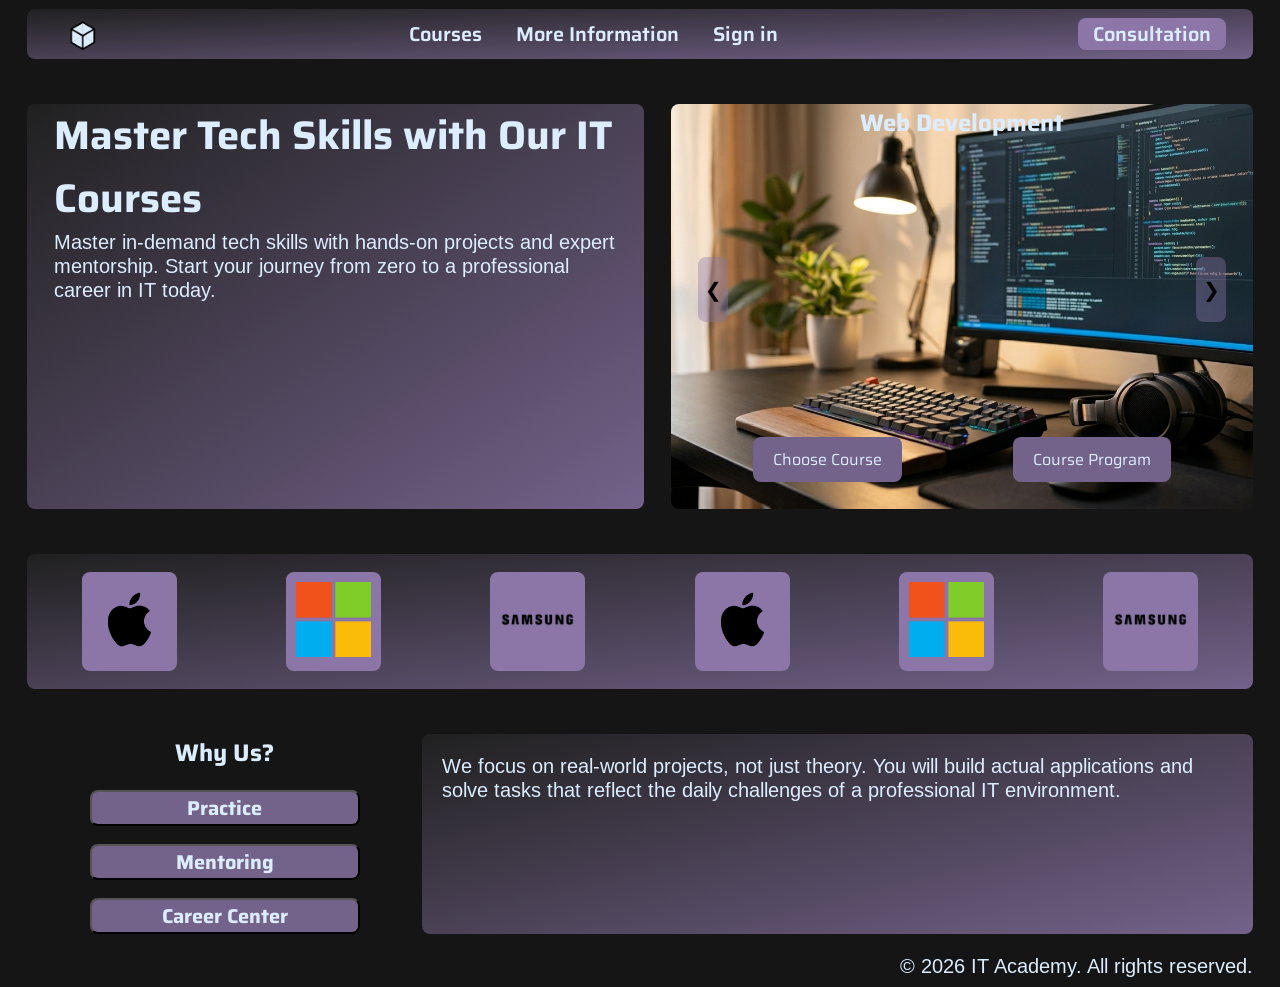
<file: index.html>
<!DOCTYPE html>
<html lang="en">
<head>
    <meta name="description" content="Master in-demand tech skills with hands-on projects and expert mentorship. Start your career in IT with our Web Development courses.">
    <meta name="keywords" content="Web Development, IT Courses, Tech Skills, Hands-on Projects, Expert Mentorship, Career in IT">
    <meta charset="UTF-8">
    <meta name="viewport" content="width=device-width, initial-scale=1.0">
    <link href="https://fonts.googleapis.com/css2?family=Arimo:ital,wght@0,400..700;1,400..700&family=Saira:ital,wght@0,100..900;1,100..900&display=swap" rel="stylesheet">
    <link rel="stylesheet" href="styles/main.css">
    <link rel="stylesheet" href="styles/landing-style.css">
    <title>IT Courses</title>
</head>
<body>
    <header class="nav-header">

        <img class="nav-img" src="photo/logo.png" alt="IT Course Logo" height="50px"; width="auto";>

        <nav class="navigation">
            <a href="container.html">Courses</a> 
            <a href="info.html">More Information</a>
            <a href="">Sign in</a>
        </nav>

        <div class="nav-button">
            <a href="" class="nav-cons">Consultation</a>
        </div>

    </header>

    <section class="sect1">
        <div class="sect1-left">
            <h1>Master Tech Skills with Our IT Courses</h1>
            <p>Master in-demand tech skills with hands-on projects and expert mentorship. Start your journey from zero to a professional career in IT today.</p>
        </div>

        <div class="sect1-right">
            <h2>Web Development</h2>

            <div class="arrows">
                <button class="left-arr">❮</button>
                <button class="right-arr">❯</button>
            </div>

            <div class="course-btns">
                <button class="left-crs-btn">Choose Course</button>
                <button class="right-crs-btn">Course Program</button>
            </div>
        </div>
    </section>

    <section class="partners">
        <div class="logo">
            <img src="photo/apple-part.png" alt="Apple Partner" class="photo1">
        </div>

        <div class="logo">
            <img src="photo/micros-part.png" alt="Microsoft Partner" class="photo2">
        </div>

        <div class="logo">
            <img src="photo/samsung-logo-png-1300.png" alt="Samsung Partner" class="photo3">
        </div>

        <div class="logo1">
            <img src="photo/apple-part.png" alt="Apple Partner" class="photo1">
        </div>

        <div class="logo1">
            <img src="photo/micros-part.png" alt="Microsoft Partner" class="photo2">
        </div>

        <div class="logo1">
            <img src="photo/samsung-logo-png-1300.png" alt="Samsung Partner" class="photo3">
        </div>
    </section>

    <section class="whyus">
        <div class="why-left">
            <h2>Why Us?</h2>
            <button><h2>Practice</h2></button>
            <button><h2>Mentoring</h2></button>
            <button><h2>Career Center</h2></button>
        </div>

        <div class="why-right">
            <p>We focus on real-world projects, not just theory. You will build actual applications and solve tasks that reflect the daily challenges of a professional IT environment.</p>
        </div>
    </section>

    <footer class="footer-main">
        <p>&copy; 2026 IT Academy. All rights reserved.</p>
    </footer>
</body>
</html>
</file>
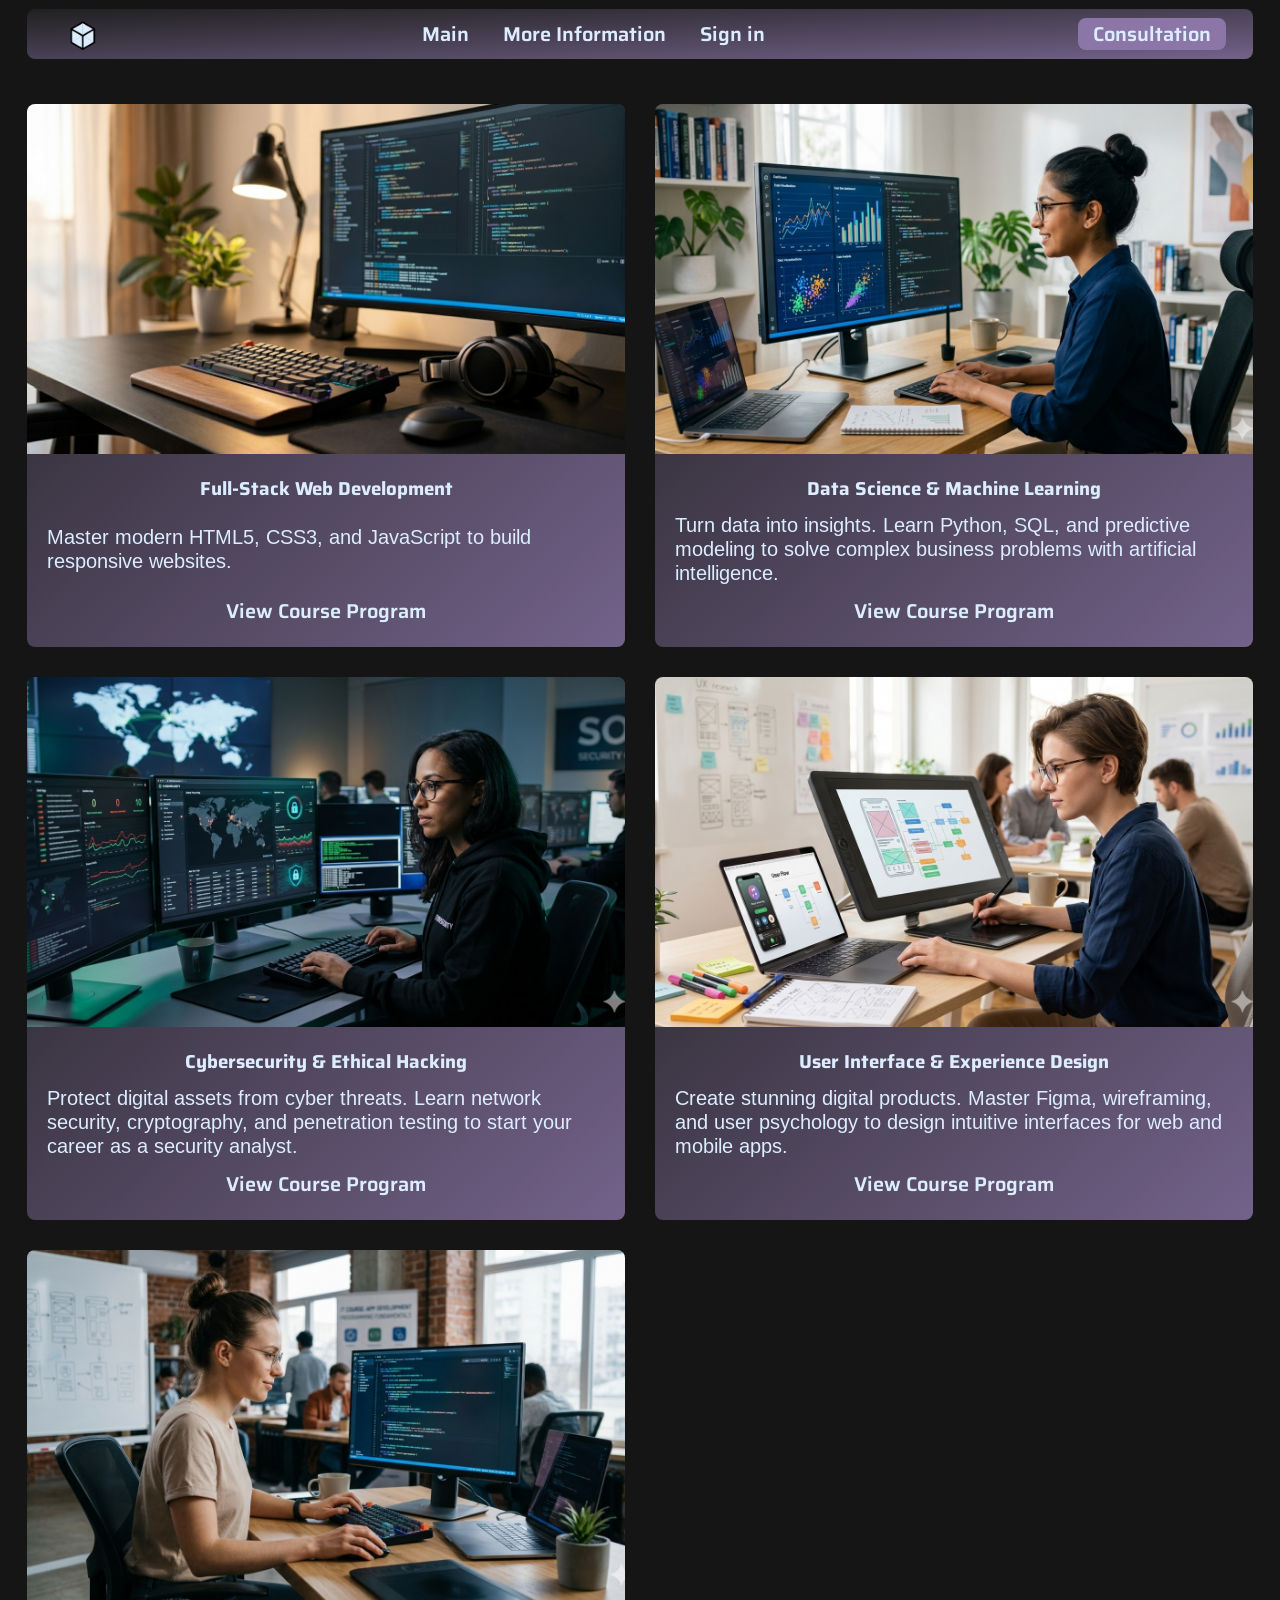
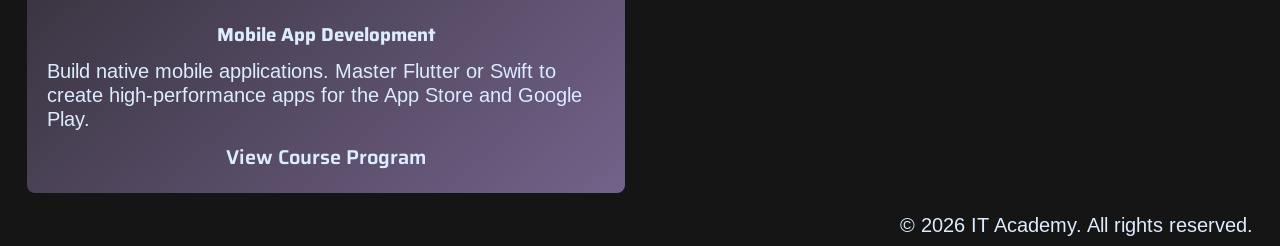
<file: container.html>
<!DOCTYPE html>
<html lang="en">
<head>
    <meta charset="UTF-8">
    <meta name="viewport" content="width=device-width, initial-scale=1.0">
    <link href="https://fonts.googleapis.com/css2?family=Arimo:ital,wght@0,400..700;1,400..700&family=Saira:ital,wght@0,100..900;1,100..900&display=swap" rel="stylesheet">
    <link rel="stylesheet" href="styles/main.css">
    <link rel="stylesheet" href="styles/container.css">
    <title>List of IT Courses</title>
</head>
<body>
    <header class="nav-header">

        <img class="nav-img" src="photo/logo.png" alt="IT Course Logo" height="50px"; width="auto";>

        <nav class="navigation">
            <a href="index.html">Main</a> 
            <a href="info.html">More Information</a>
            <a href="">Sign in</a>
        </nav>

        <div class="nav-button">
            <a href="" class="nav-cons">Consultation</a>
        </div>

    </header>

    <main>
        <section class="cont-grid">

            <article class="course-card">

                <div class="course-image">
                    <img src="photo/web-dev.png" alt="Web Development Course">
                </div>
                <div class="course-content">
                    <h3>Full-Stack Web Development</h3>
                    <p>Master modern HTML5, CSS3, and JavaScript to build responsive websites.</p>
                    <a href="" class="course-btn">View Course Program</a>
                </div>

            </article>

            <article class="course-card">

                <div class="course-image">
                    <img src="photo/data-sci.png" alt="Data Science Course">
                </div>
                <div class="course-content">
                    <h3>Data Science & Machine Learning</h3>
                    <p>Turn data into insights. Learn Python, SQL, and predictive modeling to solve complex business problems with artificial intelligence.</p>
                    <a href="" class="course-btn">View Course Program</a>
                </div>
            </article>

            <article class="course-card">

                <div class="course-image">
                    <img src="photo/cyber-sec.png" alt="Cybersecurity Course">
                </div>
                <div class="course-content">
                    <h3>Cybersecurity & Ethical Hacking</h3>
                    <p>Protect digital assets from cyber threats. Learn network security, cryptography, and penetration testing to start your career as a security analyst.</p>
                    <a href="" class="course-btn">View Course Program</a>
                </div>

            </article>

            <article class="course-card">

                <div class="course-image">
                    <img src="photo/ui-des.png" alt="User Interface & Experience Design Course">
                </div>
                <div class="course-content">
                    <h3>User Interface & Experience Design</h3>
                    <p>Create stunning digital products. Master Figma, wireframing, and user psychology to design intuitive interfaces for web and mobile apps.</p>
                    <a href="" class="course-btn">View Course Program</a>
                </div>

            </article>

            <article class="course-card">

                <div class="course-image">
                    <img src="photo/app-dev.png" alt="Mobile App Development Course">
                </div>
                <div class="course-content">
                    <h3>Mobile App Development</h3>
                    <p>Build native mobile applications. Master Flutter or Swift to create high-performance apps for the App Store and Google Play.</p>
                    <a href="" class="course-btn">View Course Program</a>
                </div>

            </article>

        </section>
    </main>

    <footer class="footer-main">
        <p>&copy; 2026 IT Academy. All rights reserved.</p>
    </footer>
    
</body>
</html>
</file>
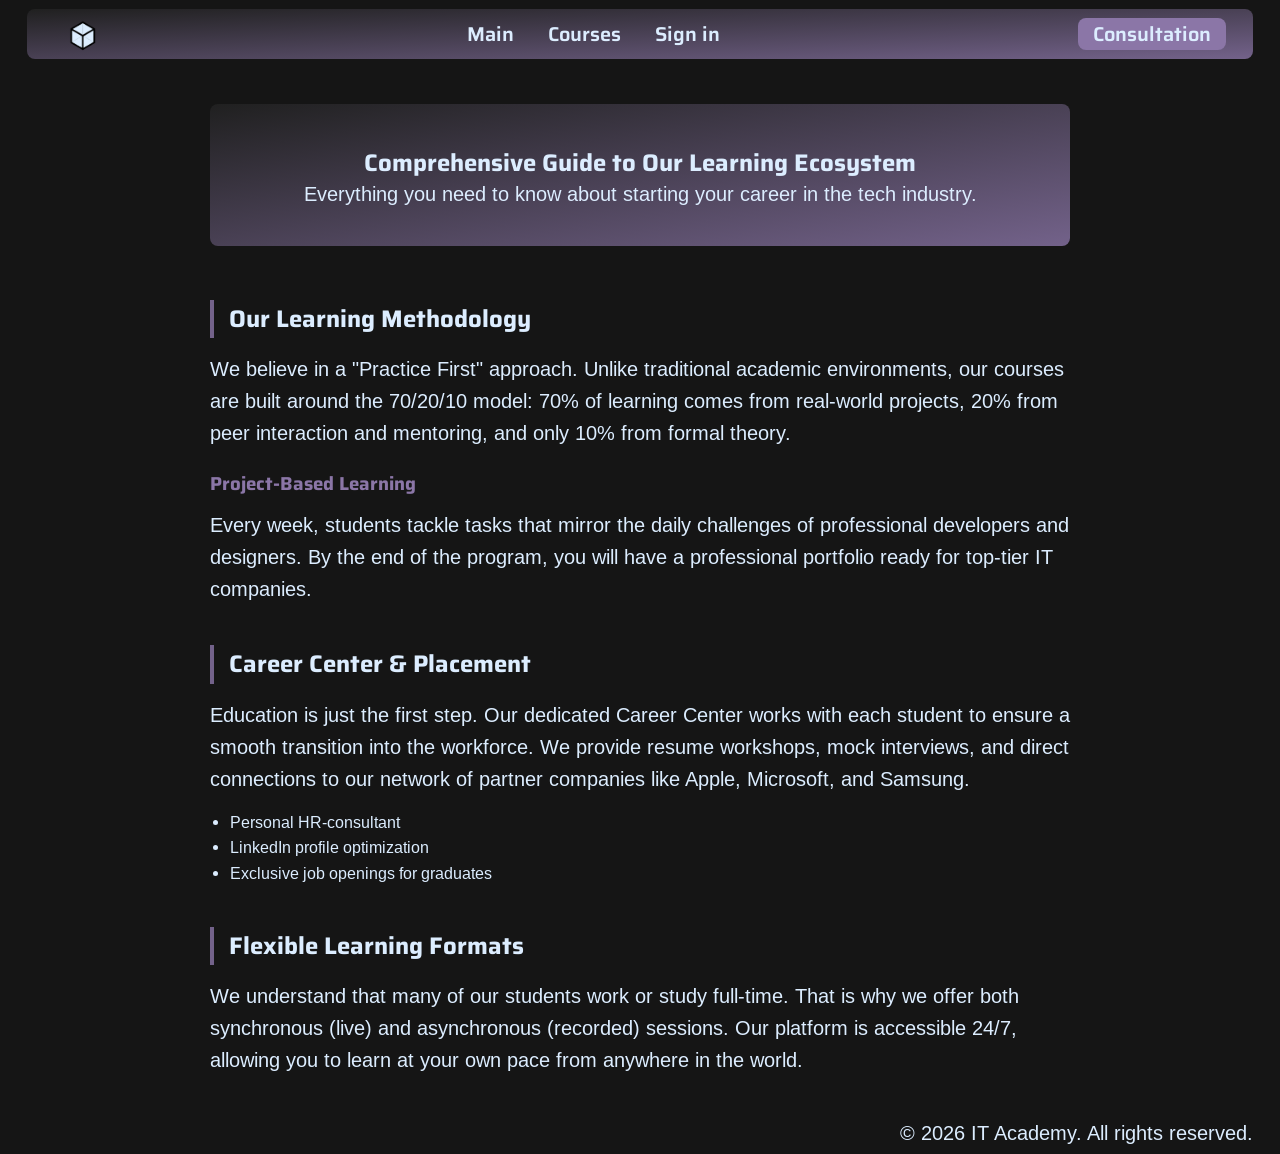
<file: info.html>
<!DOCTYPE html>
<html lang="en">
<head>
    <meta charset="UTF-8">
    <meta name="viewport" content="width=device-width, initial-scale=1.0">
    <meta name="description" content="Detailed information about our IT courses, learning methodology, and career support services.">
    <link href="https://fonts.googleapis.com/css2?family=Arimo:ital,wght@0,400..700;1,400..700&family=Saira:ital,wght@0,100..900;1,100..900&display=swap" rel="stylesheet">
    <link rel="stylesheet" href="styles/main.css">
    <link rel="stylesheet" href="styles/info.css">
    <title>Detailed Information | IT Academy</title>
</head>
<body>
    <header class="nav-header">
        <img class="nav-img" src="photo/logo.png" alt="IT Academy Logo" height="50px">
        <nav class="navigation">
            <a href="index.html">Main</a> 
            <a href="container.html">Courses</a>
            <a href="">Sign in</a>
        </nav>
        <div class="nav-button">
            <a href="" class="nav-cons">Consultation</a>
        </div>
    </header>

    <main class="info-container">
        <section class="info-hero">
            <h1>Comprehensive Guide to Our Learning Ecosystem</h1>
            <p>Everything you need to know about starting your career in the tech industry.</p>
        </section>

        <article class="info-section">
            <h2>Our Learning Methodology</h2>
            <p>We believe in a "Practice First" approach. Unlike traditional academic environments, our courses are built around the 70/20/10 model: 70% of learning comes from real-world projects, 20% from peer interaction and mentoring, and only 10% from formal theory.</p>
            <h3>Project-Based Learning</h3>
            <p>Every week, students tackle tasks that mirror the daily challenges of professional developers and designers. By the end of the program, you will have a professional portfolio ready for top-tier IT companies.</p>
        </article>

        <article class="info-section">
            <h2>Career Center & Placement</h2>
            <p>Education is just the first step. Our dedicated Career Center works with each student to ensure a smooth transition into the workforce. We provide resume workshops, mock interviews, and direct connections to our network of partner companies like Apple, Microsoft, and Samsung.</p>
            <ul>
                <li>Personal HR-consultant</li>
                <li>LinkedIn profile optimization</li>
                <li>Exclusive job openings for graduates</li>
            </ul>
        </article>

        <article class="info-section">
            <h2>Flexible Learning Formats</h2>
            <p>We understand that many of our students work or study full-time. That is why we offer both synchronous (live) and asynchronous (recorded) sessions. Our platform is accessible 24/7, allowing you to learn at your own pace from anywhere in the world.</p>
        </article>
    </main>

    <footer class="footer-main">
        <p>&copy; 2026 IT Academy. All rights reserved.</p>
    </footer>
</body>
</html>
</file>
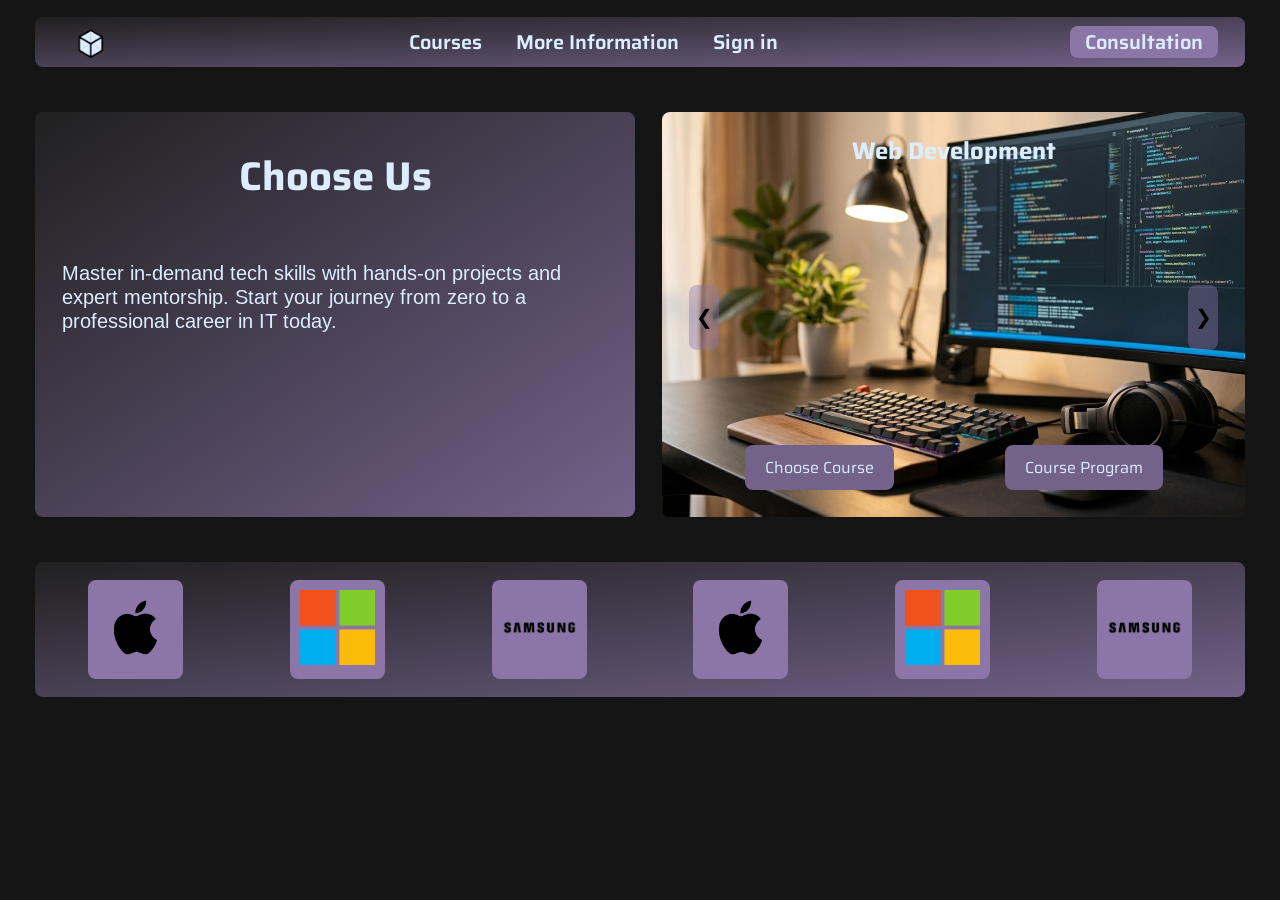
<file: landing-page.html>
<!DOCTYPE html>
<html lang="en">
<head>
    <meta charset="UTF-8">
    <meta name="viewport" content="width=device-width, initial-scale=1.0">
    <link href="https://fonts.googleapis.com/css2?family=Arimo:ital,wght@0,400..700;1,400..700&family=Saira:ital,wght@0,100..900;1,100..900&display=swap" rel="stylesheet">
    <link rel="stylesheet" href="landing-style.css">
    <title>Document</title>
</head>
<body>
    <header class="nav-header">

        <img class="nav-img" src="photo/logo.png" alt="Logo" height="50px"; width="auto";>

        <nav class="navigation">
            <a href="">Courses</a> 
            <a href="">More Information</a>
            <a href="">Sign in</a>
        </nav>

        <div class="nav-button">
            <a href="" class="nav-cons">Consultation</a>
        </div>

    </header>

    <section class="sect1">
        <div class="sect1-left">
            <h1>Choose Us</h1>
            <p>Master in-demand tech skills with hands-on projects and expert mentorship. Start your journey from zero to a professional career in IT today.</p>
        </div>

        <div class="sect1-right">
            <h2>Web Development</h2>

            <div class="arrows">
                <button class="left-arr">❮</button>
                <button class="right-arr">❯</button>
            </div>

            <div class="course-btns">
                <button class="left-crs-btn">Choose Course</button>
                <button class="right-crs-btn">Course Program</button>
            </div>
        </div>
    </section>

    <section class="partners">
        <div class="logo">
            <img src="photo/apple-part.png" class="photo1">
        </div>

        <div class="logo">
            <img src="photo/micros-part.png" class="photo2">
        </div>

        <div class="logo">
            <img src="photo/samsung-logo-png-1300.png" class="photo3">
        </div>

        <div class="logo">
            <img src="photo/apple-part.png" class="photo1">
        </div>

        <div class="logo">
            <img src="photo/micros-part.png" class="photo2">
        </div>

        <div class="logo">
            <img src="photo/samsung-logo-png-1300.png" class="photo3">
        </div>
    </section>
</body>
</html>
</file>
<file: styles/main.css>
* {
    box-sizing: border-box;
    margin: 0;
    padding: 0;
}

:root {
    --radius: 8px;
    --gradient: linear-gradient(to bottom right, #202020, #73628A);
    --spaceUp: 5vh 0 0 0;
}

body {
    background-color: #151515;
    padding: 1vh 3vh;
}

h1, h2, h3, h4, h5, h6 {
    color: #DCEDFF;
    font-family: 'Saira';
}

p {
    color: #DCEDFF;
    font-family: 'Arimo';
    font-size: 1.25rem;
}

header, section {
    border-radius: var(--radius);
}

.nav-header {
    padding: 0 3vh;
    position: sticky;
    z-index: 999;
    display: flex;
    flex-direction: row;
    justify-content: space-between;
    align-items: center;
    background: var(--gradient);
}

.nav-header a {
    color: #DCEDFF;
    font-size: 1.25rem;
    font-family: 'Saira';
    margin: 0 15px;
    font-weight: 600;
}

footer {
    margin: 20px 0 0 0;
    display: flex;
    justify-content: right;
}

a {
    text-decoration: none;
}

.nav-button {
    background-color: #8b76a7;
    border-radius: var(--radius);
    animation: nav-btn-anim 5s ease-in-out infinite;
}

@keyframes nav-btn-anim {
    0%, 70% {
        background-color: #8b76a7;
        transform: scale(1);
    }

    85% {
        background-color: #937eaf;
        transform: scale(1.1);
    }
}

@media (max-width: 768px) {
    .nav-header {
        flex-wrap: wrap;
        padding: 10px;
        justify-content: center;
        gap: 10px;
    }

    .navigation {
        display: flex;
        justify-content: center;
        width: 100%;
        order: 3;
        align-items: center;
    }

    .logo * {
        height: 50px;
        width: 50px;
    }

    .navigation a {
        font-size: 1rem;
    }

    .nav-button a {
        font-size: 1rem;
    }

    .nav-header {
        justify-content: space-between;
        padding: 0 12px;
    }

    body {
        padding: 10px;
    }

    section {
        flex-direction: column;
    }
}
</file>
<file: styles/landing-style.css>
.sect1 {
    display: flex;
    margin: var(--spaceUp);
    display: flex;
    flex-direction: row;
    height: 45vh;
    gap: 3vh;
    justify-content: space-between;
}

.sect1-left {
    display: flex;
    flex-direction: column;
    background: var(--gradient);
    align-items: center;
    border-radius: var(--radius);
    padding: 0 3vh;
}

.sect1-left h1 {
    font-size: 2.5rem;
}

.sect1-right {
    display: flex;
    flex-direction: column;
    align-items: center;
    justify-content: space-between;
    background-image: url('../photo/web-dev.png');
    background-size: cover;
    background-position: center;
    border-radius: var(--radius);
    width: 100%;
    padding: 0 3vh 3vh 3vh;
}

.arrows {
    display: flex;
    flex-direction: row;
    justify-content: space-between;
    align-items: center;
    width: 100%;
}

.arrows * {
    height: 65px;
    width: 30px;
    font-size: 20px;
    background-color: rgba(139, 118, 167, 0.4);
    border-radius: var(--radius);
    border: none;
}

.arrows *:hover {
    background-color: rgba(139, 118, 167, 0.8);
    transition: 0.3s;
}

.course-btns {
    display: flex;
    flex-direction: row;
    align-items: center;
    justify-content: space-around;
    width: 100%;
}

.course-btns * {
    font-size: 1rem;
    padding: 10px 20px;
    border-radius: var(--radius);
    background-color: #73628A;
    font-family: 'Saira';
    color: #DCEDFF;
    border: none;
}

.course-btns *:hover {
    cursor: pointer;
}

.course-btns *:focus {
    background-color: #8b76a7;
    transition: 1s;
}

.partners {
    margin: var(--spaceUp);
    display: flex;
    flex-direction: row;
    justify-content: space-around;
    background: var(--gradient);
    padding: 2vh 0;
}

.logo, .logo1 {
    background-color: #8b76a7;
    padding: 10px;
    border-radius: var(--radius);
}

.logo *, .logo1 *{
    height: 75px;
    width: 75px;
    object-fit: contain;
}

.logo:hover, .logo1:hover {
    background-color: #937eaf;
    transform: translateY(-4%);
    transition: 0.1s ease-in-out;
    filter: drop-shadow(1);
}

.whyus {
    display: flex;
    flex-direction: row;
    margin: var(--spaceUp);
}

.why-left {
    display: flex;
    flex: 1;
    flex-direction: column;
    justify-content: center;
    align-items: center;
    gap: 2vh;
}

.whyus h1 {
    margin: 1vh 0;
}

.why-left button {
    display: flex;
    align-items: center;
    justify-content: center;
    background-color: #73628A;
    height: auto;
    width: 30vh;
    border-radius: var(--radius);
}

.why-left button:active {
    transform: translateY(5%);
}

.why-right {
    flex: 2;
    background: var(--gradient);
    border-radius: var(--radius);
    padding: 20px;
}

@media (max-width: 768px) {

    .sect1-left h1 {
        font-size: 1.6rem;
    }

    .sect1-left {
        padding: 1vh 2vh;
    }

    .sect1-right {
        height: 40vh;
    }

    .sect1, .whyus{
        flex-direction: column;
        height: auto;
    }

    .whyus {
        gap: 3vh;
    }

    .partners {
        flex-wrap: wrap;
        padding: 2vh 2vh;
        gap: 15px;
    }

    .arrows * {
        height: 45px;
        width: 25px;
        font-size: 16px;
    }

    .course-btns * {
        padding: 5px 10px;
    }

    .logo1 {
        display: none;
    }
}
</file>
<file: styles/container.css>
.cont-grid {
    display: grid;
    grid-template-columns: repeat(2, 1fr);
    gap: 30px;
    margin: var(--spaceUp);
}

.course-card {
    background: var(--gradient);
    border-radius: var(--radius);
    display: flex;
    flex-direction: column;
    align-items: stretch;
    overflow: hidden;
    height: 100%;
}

.course-card img {
    width: 100%;
    height: 350px;
    object-fit: cover;
    display: block;
}

.course-content {
    gap: 10px;
    padding: 20px;
    display: flex;
    flex-direction: column;
    flex-grow: 1;
    justify-content: space-between;
    align-items: center;
}

.course-content a {
    color: #DCEDFF;
    font-size: 1.25rem;
    font-family: 'Saira';
    margin: 0 15px;
    font-weight: 600;
}

@media (max-width: 768px) {

    .cont-grid {
        height: auto;
        grid-template-columns: 1fr;
        padding: 0;
    }
}
</file>
<file: styles/info.css>
.info-container {
    max-width: 900px;
    margin: 5vh auto;
    padding: 0 20px;
}

.info-hero {
    text-align: center;
    margin-bottom: 6vh;
    padding: 40px;
    background: var(--gradient);
    border-radius: var(--radius);
}

.info-section {
    margin-bottom: 40px;
    line-height: 1.6;
}

.info-section h2 {
    margin-bottom: 15px;
    border-left: 4px solid #73628A;
    padding-left: 15px;
}

.info-section h3 {
    margin: 20px 0 10px 0;
    color: #8b76a7;
}

.info-section ul {
    margin: 15px 0;
    padding-left: 20px;
    color: #DCEDFF;
    font-family: 'Arimo';
}

@media (max-width: 768px) {
    .info-container {
        margin: 2vh auto;
    }
    .info-hero h1 {
        font-size: 1.8rem;
    }
    .info-section p {
        font-size: 1.1rem;
    }
}
</file>
<file: landing-style.css>
:root {
    --radius: 8px;
    --gradient: linear-gradient(to bottom right, #202020, #73628A);
    --spaceUp: 5vh 0 0 0;
}

body {
    background-color: #151515;
    padding: 1vh 3vh;
}

h1, h2, h3, h4, h5, h6 {
    color: #DCEDFF;
    font-family: 'Saira';
}

p {
    color: #DCEDFF;
    font-family: 'Arimo';
    font-size: 1.25rem;
}

header, section {
    border-radius: var(--radius);
}

.nav-header {
    padding: 0 3vh;
    position: sticky;
    z-index: 999;
    display: flex;
    flex-direction: row;
    justify-content: space-between;
    align-items: center;
    background: var(--gradient);
}

.nav-header a {
    color: #DCEDFF;
    font-size: 1.25rem;
    font-family: 'Saira';
    margin: 0 15px;
    font-weight: 600;
}

a {
    text-decoration: none;
}

.nav-button {
    background-color: #8b76a7;
    border-radius: var(--radius);
    animation: nav-btn-anim 5s ease-in-out infinite;
}

@keyframes nav-btn-anim {
    0%, 70% {
        background-color: #8b76a7;
        transform: scale(1);
    }

    85% {
        background-color: #937eaf;
        transform: scale(1.1);
    }
}

.sect1 {
    display: flex;
    margin: var(--spaceUp);
    display: flex;
    flex-direction: row;
    height: 45vh;
    gap: 3vh;
    justify-content: space-between;
}

.sect1-left {
    display: flex;
    flex-direction: column;
    background: var(--gradient);
    align-items: center;
    border-radius: var(--radius);
    padding: 0 3vh;
}

.sect1-left h1 {
    font-size: 2.5rem;
}

.sect1-right {
    display: flex;
    flex-direction: column;
    align-items: center;
    justify-content: space-between;
    background-image: url('photo/web-dev.png');
    background-size: cover;
    background-position: center;
    border-radius: var(--radius);
    width: 100%;
    padding: 0 3vh 3vh 3vh;
}

.arrows {
    display: flex;
    flex-direction: row;
    justify-content: space-between;
    align-items: center;
    width: 100%;
}

.arrows * {
    height: 65px;
    width: 30px;
    font-size: 20px;
    background-color: rgba(139, 118, 167, 0.4);
    border-radius: var(--radius);
    border: none;
}

.arrows *:hover {
    background-color: rgba(139, 118, 167, 0.8);
    transition: 0.3s;
}

.course-btns {
    display: flex;
    flex-direction: row;
    align-items: center;
    justify-content: space-around;
    width: 100%;
}

.course-btns * {
    font-size: 1rem;
    padding: 10px 20px;
    border-radius: var(--radius);
    background-color: #73628A;
    font-family: 'Saira';
    color: #DCEDFF;
    border: none;
}

.course-btns *:hover {
    cursor: pointer;
}

.course-btns *:focus {
    background-color: #8b76a7;
    transition: 1s;
}

.partners {
    margin: var(--spaceUp);
    display: flex;
    flex-direction: row;
    justify-content: space-around;
    background: var(--gradient);
    padding: 2vh 0;
}

.logo, .logo1 {
    background-color: #8b76a7;
    padding: 10px;
    border-radius: var(--radius);
}

.logo *, .logo1 *{
    height: 75px;
    width: 75px;
    object-fit: contain;
}

.logo:hover, .logo1:hover {
    background-color: #937eaf;
    transform: translateY(-4%);
    transition: 0.1s ease-in-out;
    filter: drop-shadow(1);
}

.whyus {
    display: flex;
    flex-direction: row;
    margin: var(--spaceUp);
}

.why-left {
    display: flex;
    flex: 1;
    flex-direction: column;
    justify-content: center;
    align-items: center;
    gap: 2vh;
}

.whyus h1 {
    margin: 1vh 0;
}

.why-left button {
    display: flex;
    align-items: center;
    justify-content: center;
    background-color: #73628A;
    height: auto;
    width: 30vh;
    border-radius: var(--radius);
}

.why-right {
    flex: 2;
    background: var(--gradient);
    border-radius: var(--radius);
    padding: 20px;
}

@media (max-width: 768px) {
    .sect1 {
        flex-direction: column;
        height: auto;
    }

    .partners {
        flex-wrap: wrap;
        padding: 4vh 2vh;
        gap: 15px;
    }

    .logo * {
        height: 50px;
        width: 50px;
    }

    .logo1 {
        display: none;
    }

    .navigation {
        display: none;
    }

    .nav-header {
        justify-content: space-around;
    }

    boddy {
        padding: 10px;
    }

    .arrows * {
        height: 45px;
        width: 25px;
        font-size: 16px;
    }

    .course-btns * {
        padding: 5px 10px;
    }
}
</file>
